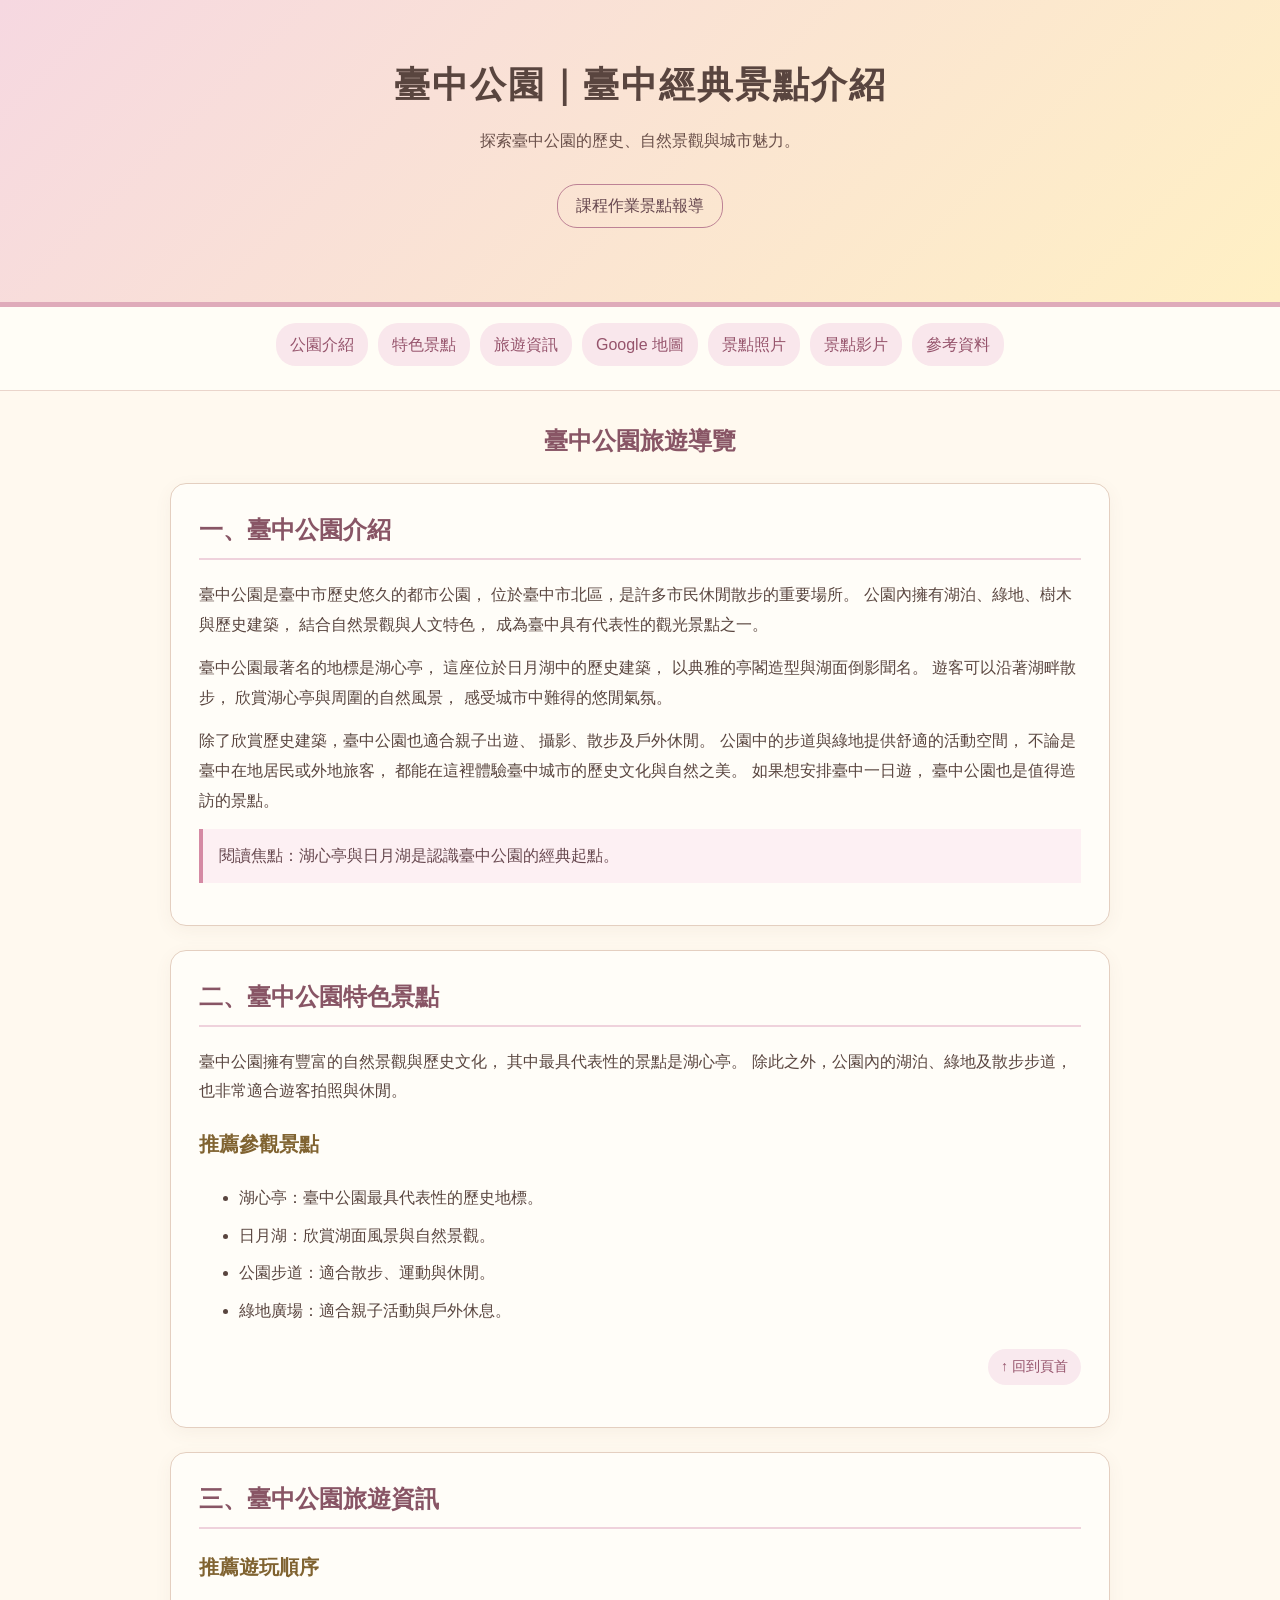
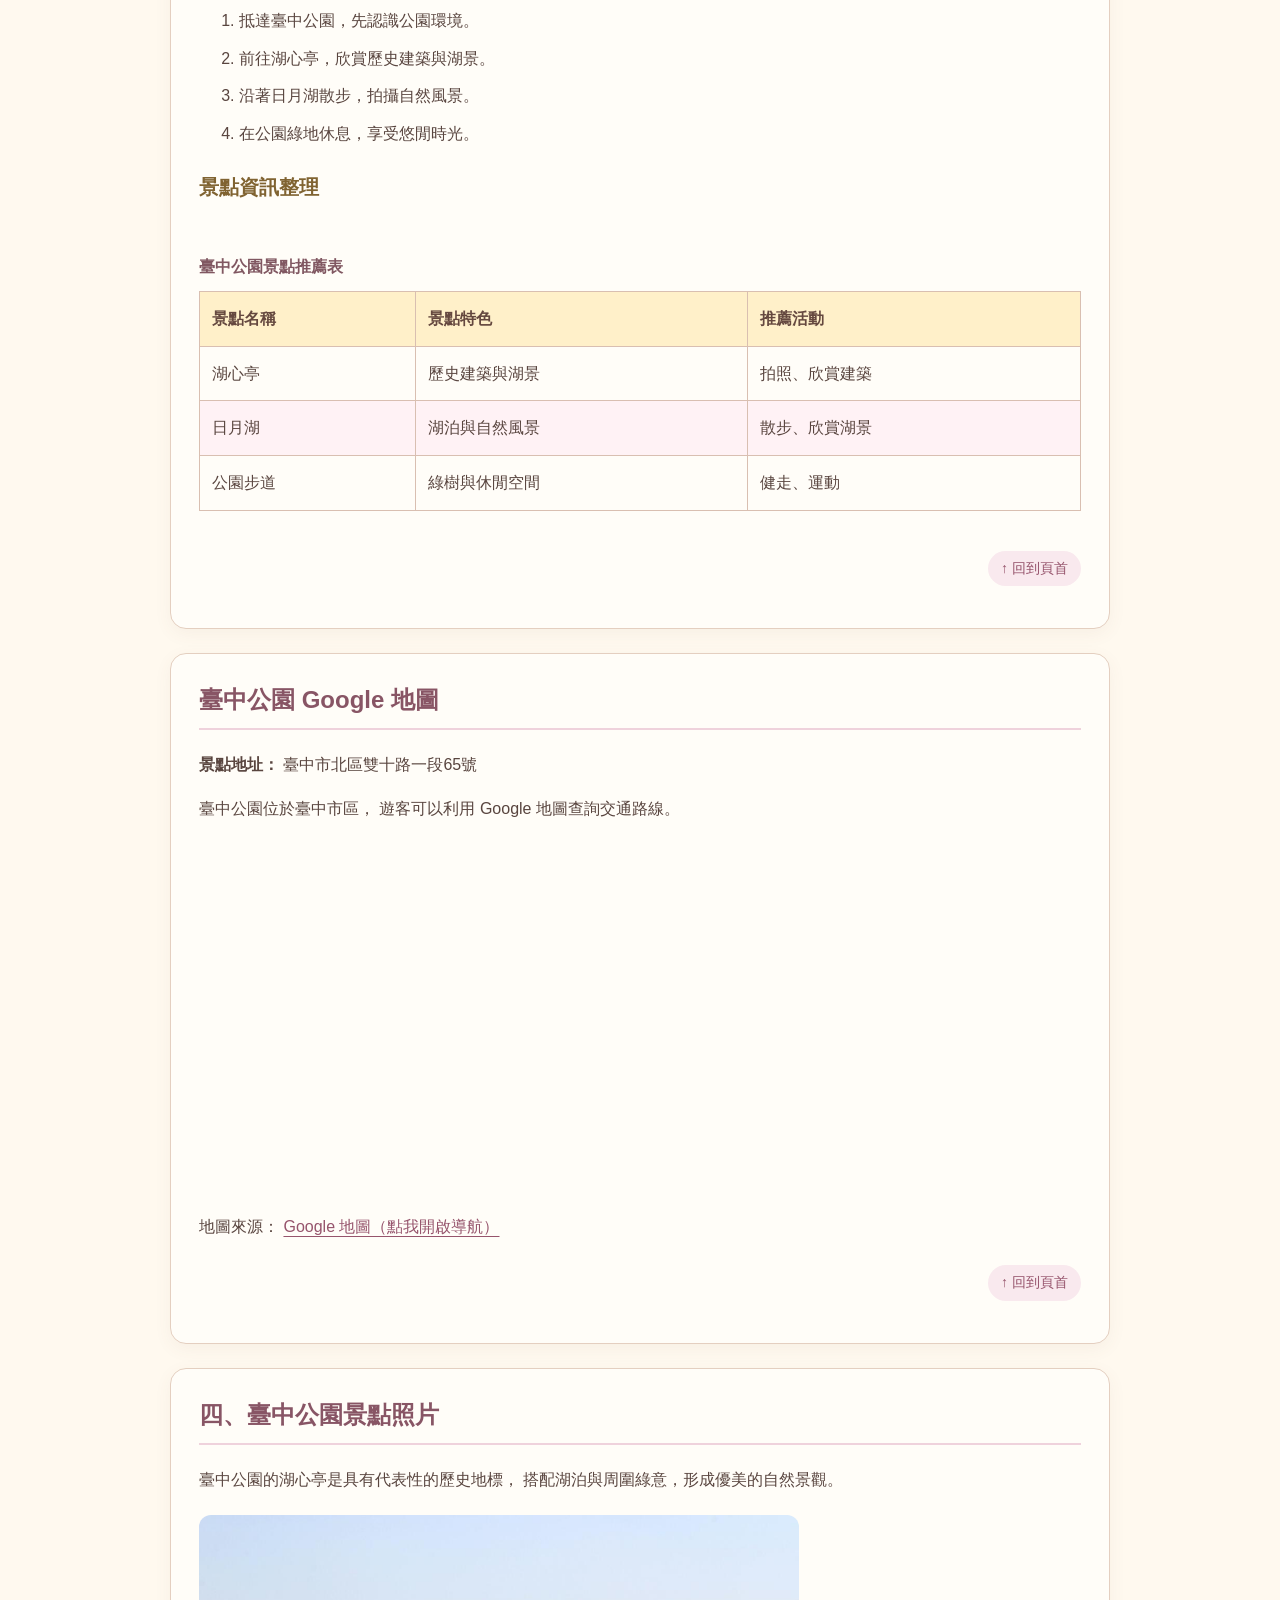
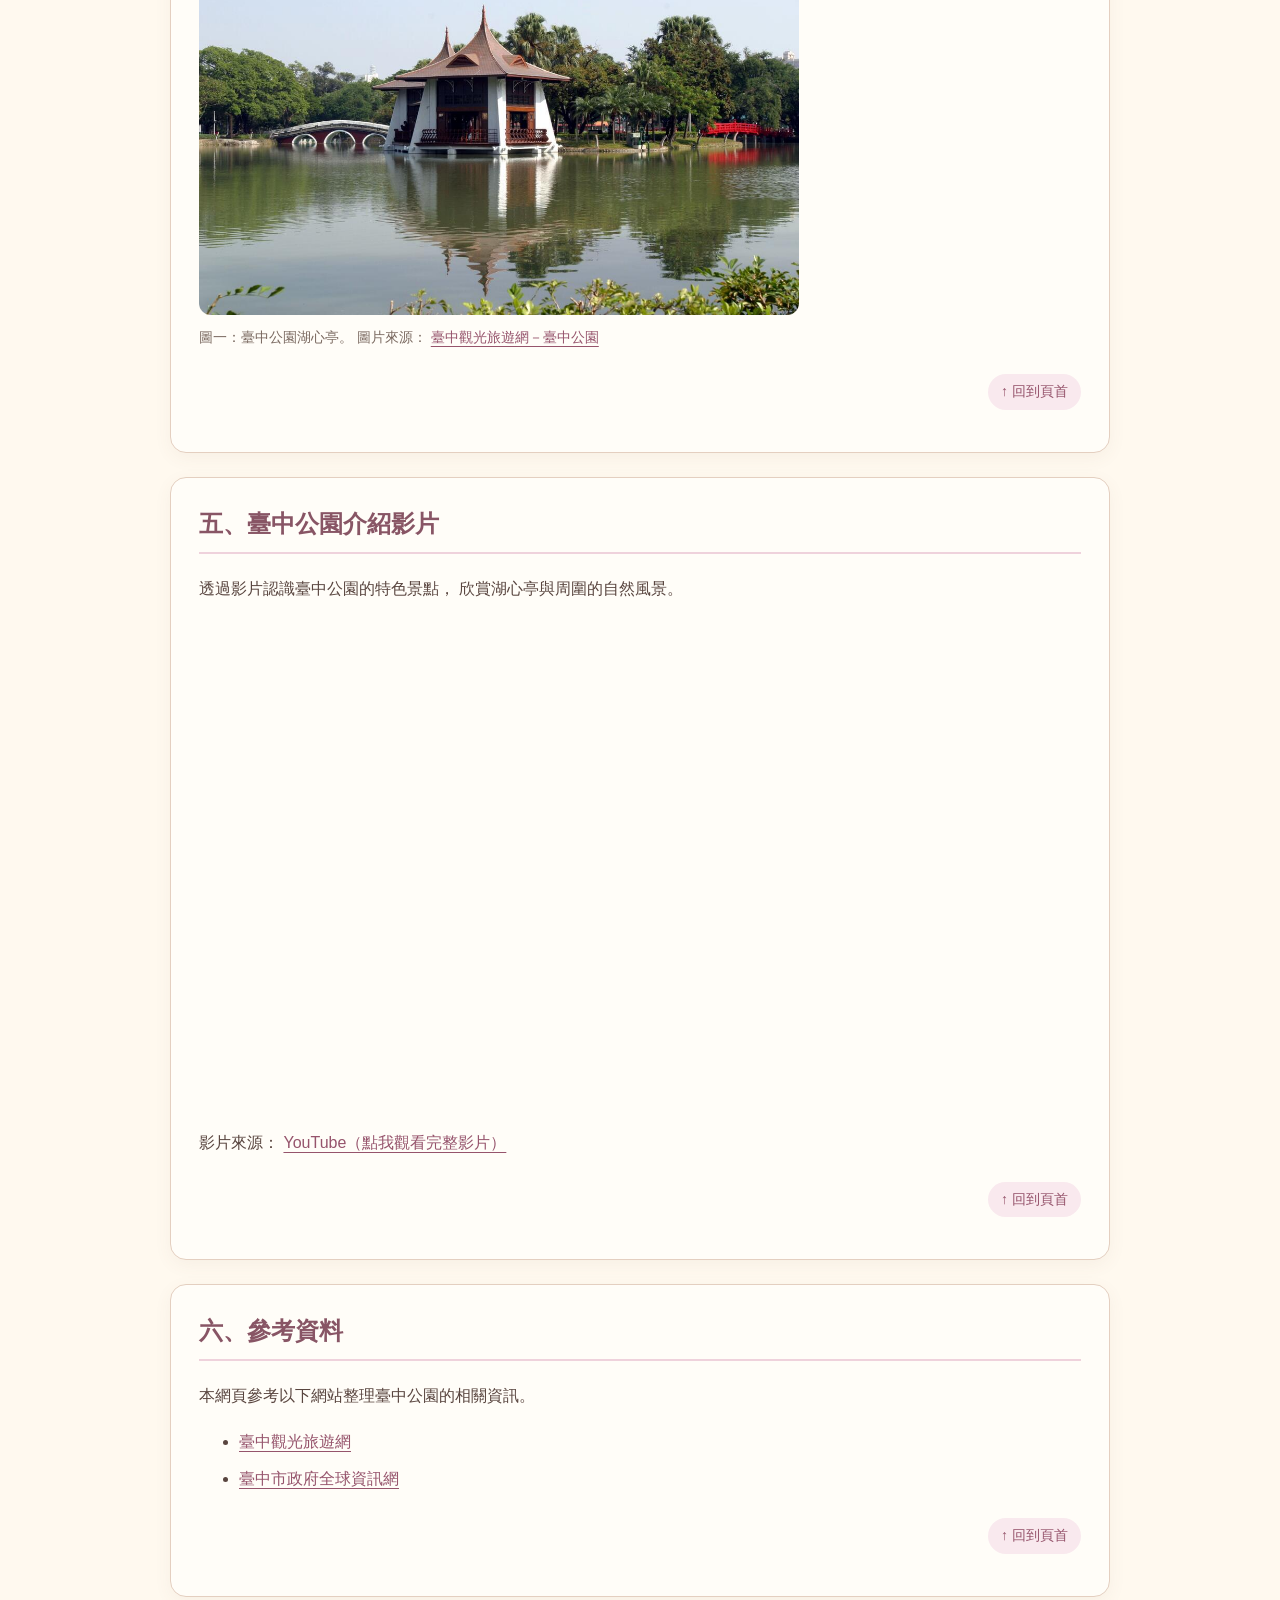
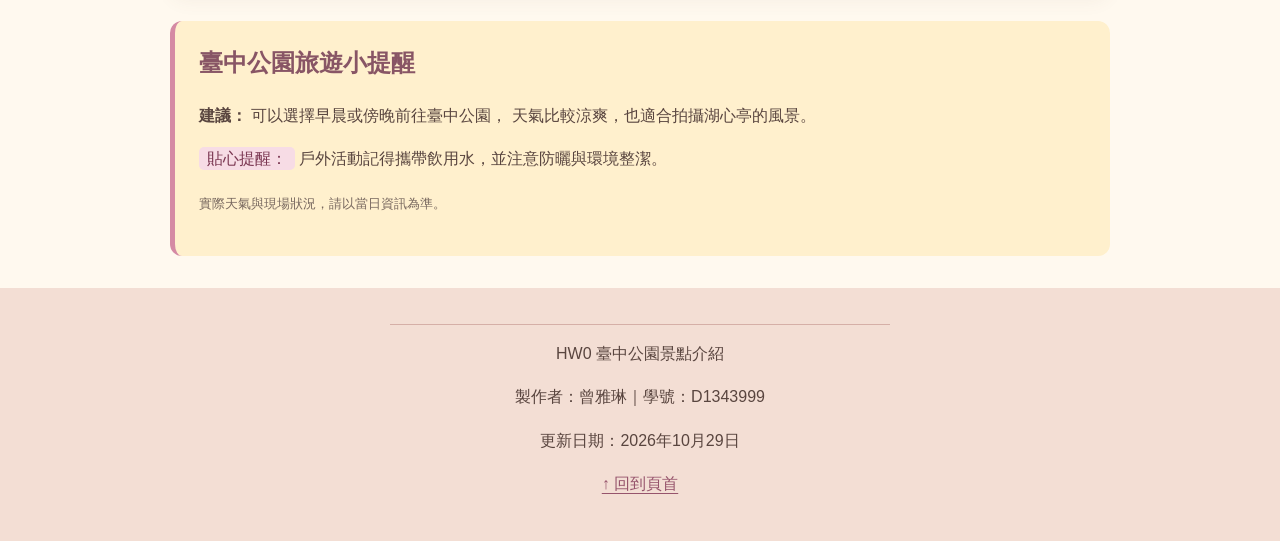
<file: index.html>
<!DOCTYPE html>
<html lang="zh-Hant">
<head>
    <meta charset="UTF-8">
    <meta name="viewport" content="width=device-width, initial-scale=1.0">

    <title>臺中公園景點介紹｜HW06｜曾雅琳</title>

    <!-- SEO：網頁描述、作者及關鍵字 -->
    <meta name="description" content="介紹臺中公園的歷史、湖心亭、特色景點、交通資訊與旅遊建議。">
    <meta name="author" content="曾雅琳">
    <meta name="keywords" content="臺中公園,臺中景點,湖心亭,臺中旅遊,臺中一日遊">
    <meta name="robots" content="index, follow">

    <!-- Open Graph：社群分享資訊 -->
    <meta property="og:type" content="article">
    <meta property="og:locale" content="zh_TW">
    <meta property="og:title" content="臺中公園｜臺中經典景點介紹">
    <meta property="og:description" content="探索臺中公園的歷史、湖心亭、自然景觀與旅遊資訊。">
    <!-- 確認正式部署網址及照片網址後，再加入 og:url 與 og:image。 -->

           <!-- 方法三：載入外部樣式表 -->
    <link rel="stylesheet" href="css/hw07.css">
</head>

<body>
    <!-- 網頁頁首：介紹網站主題 -->
    <header id="top">
        <h1>臺中公園｜臺中經典景點介紹</h1>
        <p>探索臺中公園的歷史、自然景觀與城市魅力。</p>

       <!-- 作品標籤的樣式由外部 CSS 提供 -->
<p class="work-label">課程作業景點報導</p>
    </header>

    <!-- 網頁導覽：點擊可快速跳到指定章節 -->
    <nav aria-label="主要導覽">
        <ul>
            <li><a href="#about">公園介紹</a></li>
            <li><a href="#attractions">特色景點</a></li>
            <li><a href="#travel">旅遊資訊</a></li>
            <li><a href="#map">Google 地圖</a></li>
            <li><a href="#photos">景點照片</a></li>
            <li><a href="#video">景點影片</a></li>
            <li><a href="#references">參考資料</a></li>
        </ul>
    </nav>

    <!-- 網頁主要內容 -->
    <main>
        <!-- article：臺中公園完整景點介紹文章 -->
        <article>
            <h2>臺中公園旅遊導覽</h2>

            <!-- 第一章：臺中公園介紹 -->
            <section id="about">
                <h2>一、臺中公園介紹</h2>

                <p>
                    臺中公園是臺中市歷史悠久的都市公園，
                    位於臺中市北區，是許多市民休閒散步的重要場所。
                    公園內擁有湖泊、綠地、樹木與歷史建築，
                    結合自然景觀與人文特色，
                    成為臺中具有代表性的觀光景點之一。
                </p>

                <p>
                    臺中公園最著名的地標是湖心亭，
                    這座位於日月湖中的歷史建築，
                    以典雅的亭閣造型與湖面倒影聞名。
                    遊客可以沿著湖畔散步，
                    欣賞湖心亭與周圍的自然風景，
                    感受城市中難得的悠閒氣氛。
                </p>

                <p>
                    除了欣賞歷史建築，臺中公園也適合親子出遊、
                    攝影、散步及戶外休閒。
                    公園中的步道與綠地提供舒適的活動空間，
                    不論是臺中在地居民或外地旅客，
                    都能在這裡體驗臺中城市的歷史文化與自然之美。
                    如果想安排臺中一日遊，
                    臺中公園也是值得造訪的景點。
                </p>

                <!-- 方法一：行內樣式 2，用粉色背景與左框線強調閱讀焦點。 -->
                <!-- 閱讀焦點的樣式改由外部 CSS 提供 -->
<p class="reading-focus">
    閱讀焦點：湖心亭與日月湖是認識臺中公園的經典起點。
</p>
            </section>

            <!-- 第二章：臺中公園特色景點 -->
            <section id="attractions">
                <h2>二、臺中公園特色景點</h2>

                <p>
                    臺中公園擁有豐富的自然景觀與歷史文化，
                    其中最具代表性的景點是湖心亭。
                    除此之外，公園內的湖泊、綠地及散步步道，
                    也非常適合遊客拍照與休閒。
                </p>

                <h3>推薦參觀景點</h3>

                <!-- 無序清單：介紹公園特色 -->
                <ul>
                    <li>湖心亭：臺中公園最具代表性的歷史地標。</li>
                    <li>日月湖：欣賞湖面風景與自然景觀。</li>
                    <li>公園步道：適合散步、運動與休閒。</li>
                    <li>綠地廣場：適合親子活動與戶外休息。</li>
                </ul>

                <p class="back-top"><a href="#top">↑ 回到頁首</a></p>
            </section>

            <!-- 第三章：旅遊資訊 -->
            <section id="travel">
                <h2>三、臺中公園旅遊資訊</h2>

                <h3>推薦遊玩順序</h3>

                <!-- 有序清單：依照順序介紹遊玩方式 -->
                <ol>
                    <li>抵達臺中公園，先認識公園環境。</li>
                    <li>前往湖心亭，欣賞歷史建築與湖景。</li>
                    <li>沿著日月湖散步，拍攝自然風景。</li>
                    <li>在公園綠地休息，享受悠閒時光。</li>
                </ol>

                <h3>景點資訊整理</h3>

                <!-- 表格保留語意結構，框線統一由 CSS 設定。 -->
                <div class="table-wrap">
                    <table>
                        <caption>臺中公園景點推薦表</caption>

                        <thead>
                            <tr>
                                <th scope="col">景點名稱</th>
                                <th scope="col">景點特色</th>
                                <th scope="col">推薦活動</th>
                            </tr>
                        </thead>

                        <tbody>
                            <tr>
                                <td>湖心亭</td>
                                <td>歷史建築與湖景</td>
                                <td>拍照、欣賞建築</td>
                            </tr>
                            <tr>
                                <td>日月湖</td>
                                <td>湖泊與自然風景</td>
                                <td>散步、欣賞湖景</td>
                            </tr>
                            <tr>
                                <td>公園步道</td>
                                <td>綠樹與休閒空間</td>
                                <td>健走、運動</td>
                            </tr>
                        </tbody>
                    </table>
                </div>

                <p class="back-top"><a href="#top">↑ 回到頁首</a></p>
            </section>

            <!-- Google 地圖：顯示臺中公園位置 -->
            <section id="map">
                <h2>臺中公園 Google 地圖</h2>

                <p>
                    <strong>景點地址：</strong>
                    臺中市北區雙十路一段65號
                </p>

                <p>
                    臺中公園位於臺中市區，
                    遊客可以利用 Google 地圖查詢交通路線。
                </p>

                <!-- 地圖寬度及高度由 CSS 的 class 設定。 -->
                <iframe
                    class="media-frame map-frame"
                    src="https://www.google.com/maps?q=臺中公園&amp;output=embed"
                    title="臺中公園 Google 地圖"
                    loading="lazy">
                </iframe>

                <p>
                    地圖來源：
                    <a href="https://www.google.com/maps/search/?api=1&amp;query=臺中公園"
                       target="_blank"
                       rel="noopener noreferrer">
                        Google 地圖（點我開啟導航）
                    </a>
                </p>

                <p class="back-top"><a href="#top">↑ 回到頁首</a></p>
            </section>

            <!-- 第四章：臺中公園景點照片 -->
            <section id="photos">
                <h2>四、臺中公園景點照片</h2>

                <p>
                    臺中公園的湖心亭是具有代表性的歷史地標，
                    搭配湖泊與周圍綠意，形成優美的自然景觀。
                </p>

                <figure>
                    <!-- 圖片須放在同層 images 資料夾中。 -->
                    <img
                        src="images/taichung-park.jpg"
                        alt="臺中公園湖心亭與周圍湖泊的自然景觀"
                        width="600"
                        loading="lazy">

                    <figcaption>
                        圖一：臺中公園湖心亭。
                        圖片來源：
                        <a href="https://travel.taichung.gov.tw/zh-tw/attractions/intro/28"
                           target="_blank"
                           rel="noopener noreferrer">
                            臺中觀光旅遊網－臺中公園
                        </a>
                    </figcaption>
                </figure>

                <p class="back-top"><a href="#top">↑ 回到頁首</a></p>
            </section>

            <!-- 第五章：臺中公園介紹影片 -->
            <section id="video">
                <h2>五、臺中公園介紹影片</h2>

                <p>
                    透過影片認識臺中公園的特色景點，
                    欣賞湖心亭與周圍的自然風景。
                </p>

                <!-- 影片外層容器透過 CSS 維持 16:9 比例。 -->
                <div class="video-wrap">
                    <iframe
                        class="media-frame"
                        src="https://www.youtube.com/embed/7qLWAV13cQU"
                        title="臺中公園介紹影片"
                        loading="lazy"
                        referrerpolicy="strict-origin-when-cross-origin"
                        allow="accelerometer; autoplay; clipboard-write; encrypted-media; gyroscope; picture-in-picture"
                        allowfullscreen>
                    </iframe>
                </div>

                <p>
                    影片來源：
                    <a href="https://youtu.be/7qLWAV13cQU"
                       target="_blank"
                       rel="noopener noreferrer">
                        YouTube（點我觀看完整影片）
                    </a>
                </p>

                <p class="back-top"><a href="#top">↑ 回到頁首</a></p>
            </section>

            <!-- 第六章：參考資料 -->
            <section id="references">
                <h2>六、參考資料</h2>

                <p>本網頁參考以下網站整理臺中公園的相關資訊。</p>

                <ul>
                    <li>
                        <a href="https://travel.taichung.gov.tw/"
                           target="_blank"
                           rel="noopener noreferrer">
                            臺中觀光旅遊網
                        </a>
                    </li>
                    <li>
                        <a href="https://www.taichung.gov.tw/"
                           target="_blank"
                           rel="noopener noreferrer">
                            臺中市政府全球資訊網
                        </a>
                    </li>
                </ul>

                <p class="back-top"><a href="#top">↑ 回到頁首</a></p>
            </section>
        </article>

        <!-- aside：提供旅客補充資訊，以 ID 選擇器設定樣式。 -->
        <aside id="travel-tips">
            <h2>臺中公園旅遊小提醒</h2>

            <p>
                <strong>建議：</strong>
                可以選擇早晨或傍晚前往臺中公園，
                天氣比較涼爽，也適合拍攝湖心亭的風景。
            </p>

            <!-- 方法一：行內樣式 3，設定提醒標記的粉色底色與圓角。 -->
            <p>
                <!-- 提醒標記改用外部 CSS -->
<mark class="tip-highlight">貼心提醒：</mark>
                戶外活動記得攜帶飲用水，並注意防曬與環境整潔。
            </p>

            <!-- 方法一：行內樣式 4，以較小字級呈現資料提醒。 -->
            <p>
                <!-- 資料聲明改用外部 CSS -->
<small class="report-disclaimer">
    實際天氣與現場狀況，請以當日資訊為準。
</small>
            </p>
        </aside>
    </main>

    <!-- 網頁頁尾 -->
    <footer>
        <hr>
        <p>HW0 臺中公園景點介紹</p>
        <p>製作者：曾雅琳｜學號：D1343999</p>
        <p>更新日期：<time datetime="2026-10-29">2026年10月29日</time></p>
        <p><a href="#top">↑ 回到頁首</a></p>
    </footer>
</body>
</html>
</file>
<file: css/hw07.css>
/* 元素選擇器：讓寬度包含 padding 與 border，避免超出畫面。 */
        * {
            box-sizing: border-box;
        }

        html {
            scroll-behavior: smooth;
        }

        /* 設定整頁字型、字級、行高、文字色與背景色。 */
        body {
            margin: 0;
            font-family: "PingFang TC", "Microsoft JhengHei", sans-serif;
            font-size: 16px;
            line-height: 1.85;
            color: #59453f;
            background-color: #fff9ef;
        }

        /* 頁首使用粉紅與奶油黃漸層，搭配粉色底框線。 */
        header {
            padding: 60px 20px;
            text-align: center;
            background: linear-gradient(135deg, #f6d8e1, #fff0c4);
            border-bottom: 5px solid #dfabba;
        }

        h1 {
            margin: 0 0 16px;
            font-size: 36px;
            line-height: 1.4;
            letter-spacing: 2px;
        }

        header p {
            color: #694f49;
        }

        h2 {
            color: #885565;
            font-size: 24px;
            line-height: 1.5;
        }

        h3 {
            color: #806331;
            font-size: 20px;
        }

        p {
            margin: 14px 0;
        }

        /* 導覽可自動換行，讓手機也能完整顯示所有連結。 */
        nav {
            padding: 16px;
            background-color: #fffdf6;
            border-bottom: 1px solid #ead5cb;
        }

        nav ul {
            display: flex;
            flex-wrap: wrap;
            justify-content: center;
            gap: 10px;
            max-width: 1000px;
            margin: 0 auto;
            padding: 0;
            list-style: none;
        }

        nav a {
            display: block;
            padding: 7px 14px;
            background-color: #f9e7ec;
            border-radius: 20px;
            text-decoration: none;
        }

        a {
            color: #96546c;
            text-underline-offset: 4px;
            overflow-wrap: anywhere;
        }

        /* 滑鼠移入時改變連結顏色。 */
        a:hover {
            color: #754052;
            text-decoration: underline;
        }

        nav a:hover {
            background-color: #f0cfda;
        }

        /* 鍵盤使用者按 Tab 時，可以清楚看見目前焦點。 */
        a:focus-visible {
            outline: 3px solid #b35e7b;
            outline-offset: 4px;
        }

        /* max-width 限制正文寬度；左右 auto 外距讓內容置中。 */
        main {
            max-width: 980px;
            margin: 32px auto;
            padding: 0 20px;
        }

        article > h2 {
            margin-bottom: 24px;
            text-align: center;
        }

        /*
         * 盒子模型：
         * margin 是區塊外距；padding 是內容內距；border 是框線。
         */
        section {
            margin-bottom: 24px;
            padding: 28px;
            background-color: #fffdf8;
            border: 1px solid #e4cfc0;
            border-radius: 16px;
            box-shadow: 0 5px 18px rgba(119, 77, 65, 0.06);
            scroll-margin-top: 20px;
        }

        section h2 {
            margin-top: 0;
            padding-bottom: 10px;
            border-bottom: 2px solid #efd2dc;
        }

        li {
            margin-bottom: 8px;
        }

        /* class 選擇器：統一回到頁首連結的排列與外觀。 */
        .back-top {
            margin-top: 24px;
            text-align: right;
            font-size: 14px;
        }

        .back-top a {
            display: inline-block;
            padding: 5px 13px;
            background-color: #f9e9ee;
            border-radius: 20px;
            text-decoration: none;
        }

        .back-top a:hover {
            background-color: #f0cfda;
        }

        /* class 選擇器：表格過寬時，在容器內橫向捲動。 */
        .table-wrap {
            max-width: 100%;
            overflow-x: auto;
        }

        /* 使用 CSS 框線取代 HTML 的 border="1"。 */
        table {
            width: 100%;
            border-collapse: collapse;
            margin: 16px 0;
        }

        caption {
            padding: 10px 0;
            color: #805761;
            font-weight: bold;
            text-align: left;
        }

        th,
        td {
            padding: 12px;
            border: 1px solid #d9bfb1;
            text-align: left;
        }

        th {
            color: #65483f;
            background-color: #fff0c9;
        }

        tbody tr:nth-child(even) {
            background-color: #fff2f5;
        }

        /* 圖片最大寬度不超過容器，height: auto 保持原始比例。 */
        figure {
            margin: 20px 0;
        }

        img {
            display: block;
            max-width: 100%;
            height: auto;
            border-radius: 12px;
        }

        figcaption {
            margin-top: 10px;
            color: #7a6960;
            font-size: 14px;
        }

        /* 影片與地圖共用的寬度、框線及圓角設定。 */
        .media-frame {
            display: block;
            width: 100%;
            max-width: 100%;
            border: 0;
            border-radius: 12px;
        }

        .map-frame {
            height: 360px;
        }

        /* 影片容器維持 16:9，iframe 填滿容器。 */
        .video-wrap {
            width: 100%;
            aspect-ratio: 16 / 9;
        }

        .video-wrap iframe {
            width: 100%;
            height: 100%;
        }

        /* ID 選擇器：對應 aside 的 id="travel-tips"。 */
        #travel-tips {
            margin: 24px 0;
            padding: 24px;
            background-color: #fff0cd;
            border-left: 5px solid #d58aa4;
            border-radius: 12px;
        }

        #travel-tips h2 {
            margin-top: 0;
        }

        footer {
            padding: 28px 20px;
            text-align: center;
            background-color: #f3ded4;
        }

        footer hr {
            max-width: 500px;
            border: 0;
            border-top: 1px solid #d5afa7;
        }

        /* 手機版縮小標題、留白與地圖高度。 */
        @media (max-width: 600px) {
            header {
                padding: 42px 16px;
            }

            h1 {
                font-size: 28px;
            }

            h2 {
                font-size: 22px;
            }

            main {
                padding: 0 12px;
            }

            section {
                padding: 20px 16px;
            }

            th,
            td {
                padding: 8px;
            }

            .map-frame {
                height: 280px;
            }
        }

        /* 使用者偏好減少動畫時，停用平滑捲動。 */
        @media (prefers-reduced-motion: reduce) {
            html {
                scroll-behavior: auto;
            }
        }
        /* 保留原作品標籤的外觀 */
p.work-label {
    display: inline-block;
    padding: 6px 18px;
    border: 1px solid #bd8295;
    border-radius: 20px;
    color: #67484f;
}
/* 保留閱讀焦點的粉色背景、左框線及內距 */
p.reading-focus {
    background-color: #fdf0f3;
    color: #67484f;
    border-left: 4px solid #d58aa4;
    padding: 12px 16px;
}
/* 保留提醒標記的粉色底色與圓角 */
mark.tip-highlight {
    background-color: #f7dce5;
    color: #7a3651;
    padding: 3px 8px;
    border-radius: 5px;
}

/* 保留資料聲明的文字色與字級 */
small.report-disclaimer {
    color: #78685f;
    font-size: 13px;
}
</file>
